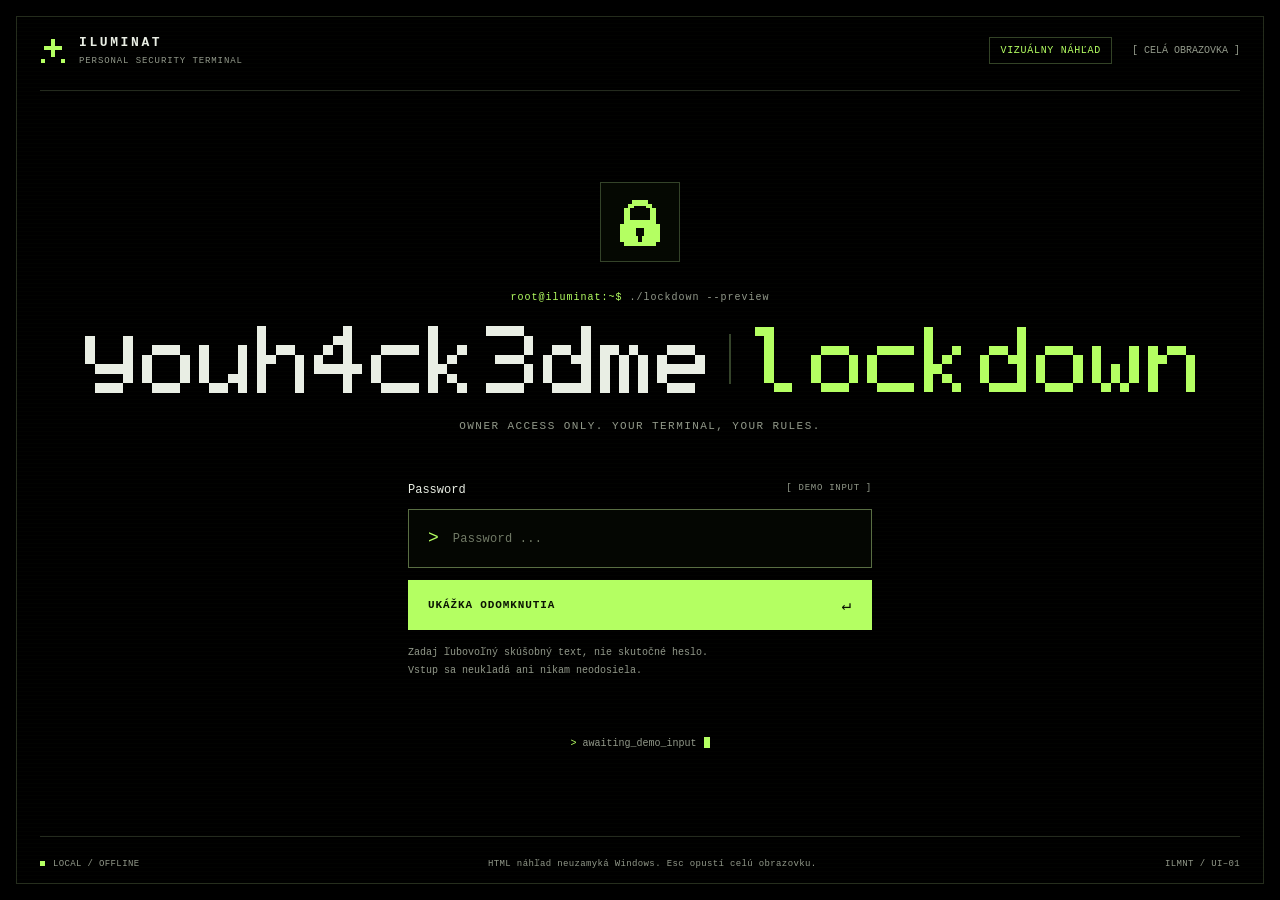
<file: handoffs/iluminat-lockdown/preview/index.html>
<!doctype html>
<html lang="sk">
<head>
  <meta charset="utf-8">
  <meta name="viewport" content="width=device-width, initial-scale=1">
  <meta name="color-scheme" content="dark">
  <meta name="referrer" content="no-referrer">
  <meta http-equiv="Content-Security-Policy" content="default-src 'none'; script-src 'unsafe-inline'; style-src 'unsafe-inline'; img-src data:; connect-src 'none'; font-src 'none'; form-action 'none'; base-uri 'none'; object-src 'none'; media-src 'none'; worker-src 'none'">
  <title>youh4ck3dme | lockdown — ILUMINAT</title>
  <style>
    :root { color-scheme: dark; --green: #b4ff62; --ink: #e9eee4; --muted: #92998a; --line: #242b1e; }
    * { box-sizing: border-box; }
    html { min-width: 300px; min-height: 100%; background: #000; }
    body { margin: 0; color: var(--ink); background: #000; font: 12px "Cascadia Mono", Consolas, "Liberation Mono", monospace; }
    button, input { font: inherit; }
    button { cursor: pointer; }
    button:focus-visible { outline: 2px solid var(--green); outline-offset: 5px; }
    button:disabled { cursor: wait; opacity: .65; }
    .shell { min-height: 100svh; padding: 35px 40px 28px; display: flex; flex-direction: column; position: relative; isolation: isolate; }
    .shell::before { content: ""; pointer-events: none; position: absolute; inset: 16px; border: 1px solid #242c1c; z-index: -1; }
    .shell::after { content: ""; pointer-events: none; position: absolute; inset: 16px; background: repeating-linear-gradient(transparent 0 3px, #b4ff6203 3px 4px); z-index: -1; }
    .topbar, .brand, .top-actions, .footer { display: flex; align-items: center; }
    .topbar { justify-content: space-between; gap: 20px; padding-bottom: 24px; border-bottom: 1px solid var(--line); }
    .brand { gap: 13px; }
    .brand svg { width: 26px; height: 26px; color: var(--green); flex: 0 0 auto; }
    .brand-name { font-size: 13px; letter-spacing: .2em; font-weight: 700; }
    .brand-sub { margin-top: 6px; color: var(--muted); font-size: 9px; letter-spacing: .1em; }
    .top-actions { gap: 20px; }
    .badge { color: var(--green); border: 1px solid #334326; padding: 7px 10px; font-size: 10px; letter-spacing: .07em; white-space: nowrap; }
    .plain { color: var(--muted); background: transparent; border: 0; padding: 7px 0; font-size: 10px; }
    .plain:hover { color: var(--green); }
    .main { flex: 1; display: grid; place-items: center; padding: 68px 0 60px; }
    .hero { width: 100%; max-width: 1160px; text-align: center; }
    .lock-art { width: 80px; height: 80px; margin: 0 auto 30px; display: grid; place-items: center; border: 1px solid #344329; background: #050802; }
    .lock-art svg { width: 40px; height: 48px; fill: var(--green); }
    .terminal-path { color: var(--muted); font-size: 10px; letter-spacing: .1em; margin: 0 0 23px; }
    .green { color: var(--green); }
    h1 { margin: 0; display: flex; align-items: center; justify-content: center; gap: 24px; line-height: 1.2; }
    .pixel-word { display: block; color: var(--ink); font-size: clamp(24px, 5.3vw, 74px); font-weight: 700; }
    .pixel-word.ready { font-size: 0; line-height: 0; }
    .pixel-word svg { display: block; width: 100%; height: auto; fill: currentColor; shape-rendering: crispEdges; }
    .word-name { width: min(55%, 620px); }
    .word-state { width: min(39%, 440px); color: var(--green); }
    .divider { height: clamp(25px, 4vw, 50px); width: 2px; flex: 0 0 2px; background: #35442a; }
    .intro { margin: 24px 0 0; font-size: 11px; line-height: 1.8; color: var(--muted); letter-spacing: .13em; }
    .auth { width: min(100%, 464px); margin: 46px auto 0; text-align: left; }
    .label-row { display: flex; justify-content: space-between; gap: 10px; margin-bottom: 12px; }
    .field-tag { color: var(--muted); font-size: 9px; letter-spacing: .08em; }
    .input-wrap { display: flex; align-items: center; border: 1px solid #596e43; background: #040602; }
    .input-wrap:focus-within { border-color: var(--green); box-shadow: 0 0 0 3px #b4ff620b; }
    .input-prefix { padding-left: 19px; color: var(--green); font-size: 18px; }
    input { width: 100%; min-width: 0; padding: 20px 19px 20px 14px; background: transparent; border: 0; border-radius: 0; outline: none; color: var(--green); caret-color: var(--green); font-size: 15px; letter-spacing: .14em; }
    input::placeholder { color: #727b67; font-size: 12px; letter-spacing: .02em; }
    .unlock { width: 100%; margin-top: 12px; min-height: 50px; display: flex; align-items: center; justify-content: space-between; padding: 14px 19px; background: var(--green); color: #0b1403; border: 1px solid var(--green); font-weight: 700; font-size: 11px; letter-spacing: .08em; }
    .unlock:hover { background: #cbff93; }
    .keycap { font-weight: 400; font-size: 16px; }
    .field-help { margin: 14px 0 0; color: var(--muted); font-size: 10px; line-height: 1.8; }
    .feedback { min-height: 20px; margin: 12px 0 0; color: var(--green); font-size: 10px; line-height: 1.8; }
    .commandline { margin: 23px 0 0; color: var(--muted); font-size: 10px; line-height: 1.8; }
    .cursor { display: inline-block; width: 6px; height: 11px; margin-left: 7px; vertical-align: -2px; background: var(--green); animation: blink 1.25s steps(1, end) infinite; }
    @keyframes blink { 0%, 49% { opacity: 1; } 50%, 100% { opacity: 0; } }
    .footer { justify-content: space-between; gap: 20px; padding-top: 20px; border-top: 1px solid var(--line); color: var(--muted); font-size: 9px; line-height: 1.7; letter-spacing: .04em; }
    .status { white-space: nowrap; }
    .status::before { content: ""; display: inline-block; width: 5px; height: 5px; margin-right: 8px; background: var(--green); }
    .footer-note { text-align: center; }
    [hidden] { display: none !important; }
    .success { margin: 36px auto 0; width: min(100%, 464px); padding: 24px; border: 1px solid #445d30; text-align: left; background: #050a02; }
    .success h2 { margin: 0; color: var(--green); font-size: 14px; letter-spacing: .05em; }
    .success p { color: var(--muted); font-size: 11px; line-height: 1.9; margin: 14px 0 20px; }
    .reset { padding: 10px 0; border: 0; border-bottom: 1px solid #607d46; background: transparent; color: var(--green); font-size: 10px; }
    noscript p { max-width: 464px; margin: 20px auto; color: var(--muted); line-height: 1.8; }
    @media (max-width: 760px) {
      .shell { padding: 28px; }
      .top-actions { gap: 12px; }
      .brand-sub { font-size: 8px; letter-spacing: .02em; }
      .badge { font-size: 8px; padding: 6px; }
      .plain { font-size: 9px; }
      h1 { gap: 14px; }
      .intro { font-size: 9px; letter-spacing: .08em; }
      .footer { flex-wrap: wrap; row-gap: 10px; }
      .footer-note { order: 3; width: 100%; text-align: left; }
    }
    @media (max-width: 500px) {
      .shell { padding: 25px; }
      .shell::before, .shell::after { inset: 10px; }
      .topbar { align-items: flex-start; padding-bottom: 19px; }
      .brand { gap: 9px; }
      .brand-name { font-size: 11px; }
      .brand svg { width: 23px; height: 23px; }
      .brand-sub { max-width: 150px; line-height: 1.5; }
      .top-actions { flex-direction: column; align-items: flex-end; gap: 3px; }
      .main { padding: 42px 0 30px; }
      .lock-art { width: 66px; height: 66px; margin-bottom: 24px; }
      .lock-art svg { width: 34px; height: 41px; }
      .terminal-path { font-size: 8px; letter-spacing: .04em; margin-bottom: 25px; }
      h1 { flex-wrap: wrap; gap: 17px 10px; }
      .word-name { width: 100%; }
      .word-state { width: 72%; }
      .divider { height: 28px; }
      .intro { max-width: 260px; margin-left: auto; margin-right: auto; line-height: 2; }
      .auth { margin-top: 30px; }
      .field-help, .commandline { font-size: 9px; }
      .footer { font-size: 8px; }
    }
    @media (prefers-reduced-motion: reduce) { *, *::before, *::after { animation: none !important; } }
  </style>
</head>
<body>
  <div class="shell">
    <header class="topbar">
      <div class="brand">
        <svg viewBox="0 0 26 26" aria-hidden="true" shape-rendering="crispEdges"><path fill="currentColor" d="M11 1h4v7h7v4h-7v7h-4v-7H4V8h7zM1 21h4v4H1zM21 21h4v4h-4z"/></svg>
        <div><div class="brand-name">ILUMINAT</div><div class="brand-sub">PERSONAL SECURITY TERMINAL</div></div>
      </div>
      <div class="top-actions">
        <span class="badge">VIZUÁLNY NÁHĽAD</span>
        <button class="plain" id="fullscreen" type="button" hidden aria-pressed="false">[ CELÁ OBRAZOVKA ]</button>
      </div>
    </header>
    <main class="main">
      <section class="hero" aria-labelledby="title">
        <div class="lock-art" aria-hidden="true"><svg viewBox="0 0 20 24" shape-rendering="crispEdges"><path d="M6 1h8v2h2v2h2v6h-3V5h-2V4H7v1H5v6H2V5h2V3h2zM2 11h16v2h2v9h-2v2H2v-2H0v-9h2z"/><path fill="#050802" d="M8 15h4v4h-1v3H9v-3H8z"/></svg></div>
        <p class="terminal-path"><span class="green">root@iluminat:~$</span> ./lockdown --preview</p>
        <h1 id="title" aria-label="youh4ck3dme | lockdown">
          <span class="pixel-word word-name" data-pixel="youh4ck3dme" aria-hidden="true">youh4ck3dme</span>
          <span class="divider" aria-hidden="true"></span>
          <span class="pixel-word word-state" data-pixel="lockdown" aria-hidden="true">lockdown</span>
        </h1>
        <p class="intro">OWNER ACCESS ONLY. YOUR TERMINAL, YOUR RULES.</p>
        <form class="auth" id="unlock-form" aria-describedby="demo-help" autocomplete="off">
          <div class="label-row"><label for="demo-password">Password</label><span class="field-tag">[ DEMO INPUT ]</span></div>
          <div class="input-wrap"><span class="input-prefix" aria-hidden="true">&gt;</span><input id="demo-password" type="password" placeholder="Password ..." maxlength="128" autocomplete="off" spellcheck="false" autocapitalize="off" aria-describedby="demo-help" required></div>
          <button class="unlock" id="unlock-button" type="submit" disabled><span>UKÁŽKA ODOMKNUTIA</span><span class="keycap" aria-hidden="true">↵</span></button>
          <p class="field-help" id="demo-help">Zadaj ľubovoľný skúšobný text, nie skutočné heslo.<br>Vstup sa neukladá ani nikam neodosiela.</p>
          <p class="feedback" id="feedback" role="status" aria-live="polite"></p>
        </form>
        <div class="success" id="success" hidden>
          <h2 tabindex="-1" id="success-title">[ OK ] UKÁŽKA ODOMKNUTÁ</h2>
          <p>Takto môže vyzerať úspešné odomknutie. Táto HTML ukážka zobrazuje dizajn; prístup do Windows spravuje systémové prihlásenie.</p>
          <button class="reset" type="button" id="reset">← SPÄŤ NA LOCKDOWN OBRAZOVKU</button>
        </div>
        <noscript><p>Statický náhľad. Pre ukážku odomknutia povoľ JavaScript.</p></noscript>
        <p class="commandline" aria-hidden="true"><span class="green">&gt;</span> <span id="command-state">awaiting_demo_input</span><span class="cursor"></span></p>
      </section>
    </main>
    <footer class="footer"><span class="status">LOCAL / OFFLINE</span><span class="footer-note">HTML náhľad neuzamyká Windows. Esc opustí celú obrazovku.</span><span>ILMNT / UI–01</span></footer>
  </div>
  <script>
    'use strict';
    // Embedded pixel glyphs: no external fonts or downloads.
    const glyphs = {
      y: ['00000','10001','10001','10001','01111','00001','01110'],
      o: ['00000','00000','01110','10001','10001','10001','01110'],
      u: ['00000','00000','10001','10001','10001','10011','01101'],
      h: ['10000','10000','10110','11001','10001','10001','10001'],
      '4': ['00010','00110','01010','10010','11111','00010','00010'],
      c: ['00000','00000','01111','10000','10000','10000','01111'],
      k: ['10000','10000','10010','10100','11000','10100','10010'],
      '3': ['11110','00001','00001','01110','00001','00001','11110'],
      d: ['00001','00001','01101','10011','10001','10001','01111'],
      m: ['00000','00000','11010','10101','10101','10101','10101'],
      e: ['00000','00000','01110','10001','11111','10000','01110'],
      l: ['11000','01000','01000','01000','01000','01000','00110'],
      n: ['00000','00000','10110','11001','10001','10001','10001'],
      w: ['00000','00000','10001','10001','10101','10101','01010']
    };
    for (const word of document.querySelectorAll('[data-pixel]')) {
      const letters = word.dataset.pixel;
      const svg = document.createElementNS('http://www.w3.org/2000/svg', 'svg');
      svg.setAttribute('viewBox', `0 0 ${letters.length * 6 - 1} 7`);
      svg.setAttribute('aria-hidden', 'true');
      svg.setAttribute('focusable', 'false');
      const path = document.createElementNS('http://www.w3.org/2000/svg', 'path');
      let pixels = '';
      [...letters].forEach((letter, i) => glyphs[letter].forEach((row, y) => {
        [...row].forEach((bit, x) => { if (bit === '1') pixels += `M${i * 6 + x} ${y}h1v1h-1z`; });
      }));
      path.setAttribute('d', pixels);
      svg.append(path);
      word.replaceChildren(svg);
      word.classList.add('ready');
    }
    const form = document.getElementById('unlock-form');
    const field = document.getElementById('demo-password');
    const unlockButton = document.getElementById('unlock-button');
    const feedback = document.getElementById('feedback');
    const success = document.getElementById('success');
    const commandState = document.getElementById('command-state');
    const fullscreenButton = document.getElementById('fullscreen');
    let busy = false;
    unlockButton.disabled = false;
    // Any nonempty TEST input plays the preview. This is not authentication.
    // No storage, networking, credential integration or OS controls are used.
    form.addEventListener('submit', async (event) => {
      event.preventDefault();
      if (busy || !field.value.length) return;
      field.value = '';
      busy = true;
      unlockButton.disabled = true;
      field.disabled = true;
      form.setAttribute('aria-busy', 'true');
      feedback.textContent = '> Prehrávam vizuálnu ukážku…';
      commandState.textContent = 'playing_unlock_preview';
      const delay = matchMedia('(prefers-reduced-motion: reduce)').matches ? 0 : 650;
      await new Promise((resolve) => setTimeout(resolve, delay));
      form.hidden = true;
      success.hidden = false;
      commandState.textContent = 'demo_complete';
      document.getElementById('success-title').focus();
      busy = false;
      form.removeAttribute('aria-busy');
    });
    document.getElementById('reset').addEventListener('click', () => {
      success.hidden = true;
      form.hidden = false;
      feedback.textContent = '';
      field.value = '';
      field.disabled = false;
      unlockButton.disabled = false;
      commandState.textContent = 'awaiting_demo_input';
      field.focus();
    });
    window.addEventListener('pagehide', () => { field.value = ''; });
    window.addEventListener('pageshow', (event) => {
      field.value = '';
      if (event.persisted) document.getElementById('reset').click();
    });
    // Voluntary browser fullscreen. Escape remains under browser control.
    if (document.fullscreenEnabled && document.documentElement.requestFullscreen) {
      fullscreenButton.hidden = false;
      fullscreenButton.addEventListener('click', async () => {
        try {
          if (document.fullscreenElement) await document.exitFullscreen();
          else await document.documentElement.requestFullscreen();
        } catch {
          feedback.textContent = 'Celú obrazovku možno zapnúť aj cez menu prehliadača.';
        }
      });
      document.addEventListener('fullscreenchange', () => {
        const active = Boolean(document.fullscreenElement);
        fullscreenButton.textContent = active ? '[ OPUSTIŤ / ESC ]' : '[ CELÁ OBRAZOVKA ]';
        fullscreenButton.setAttribute('aria-pressed', String(active));
      });
    }
  </script>
</body>
</html>
</file>
